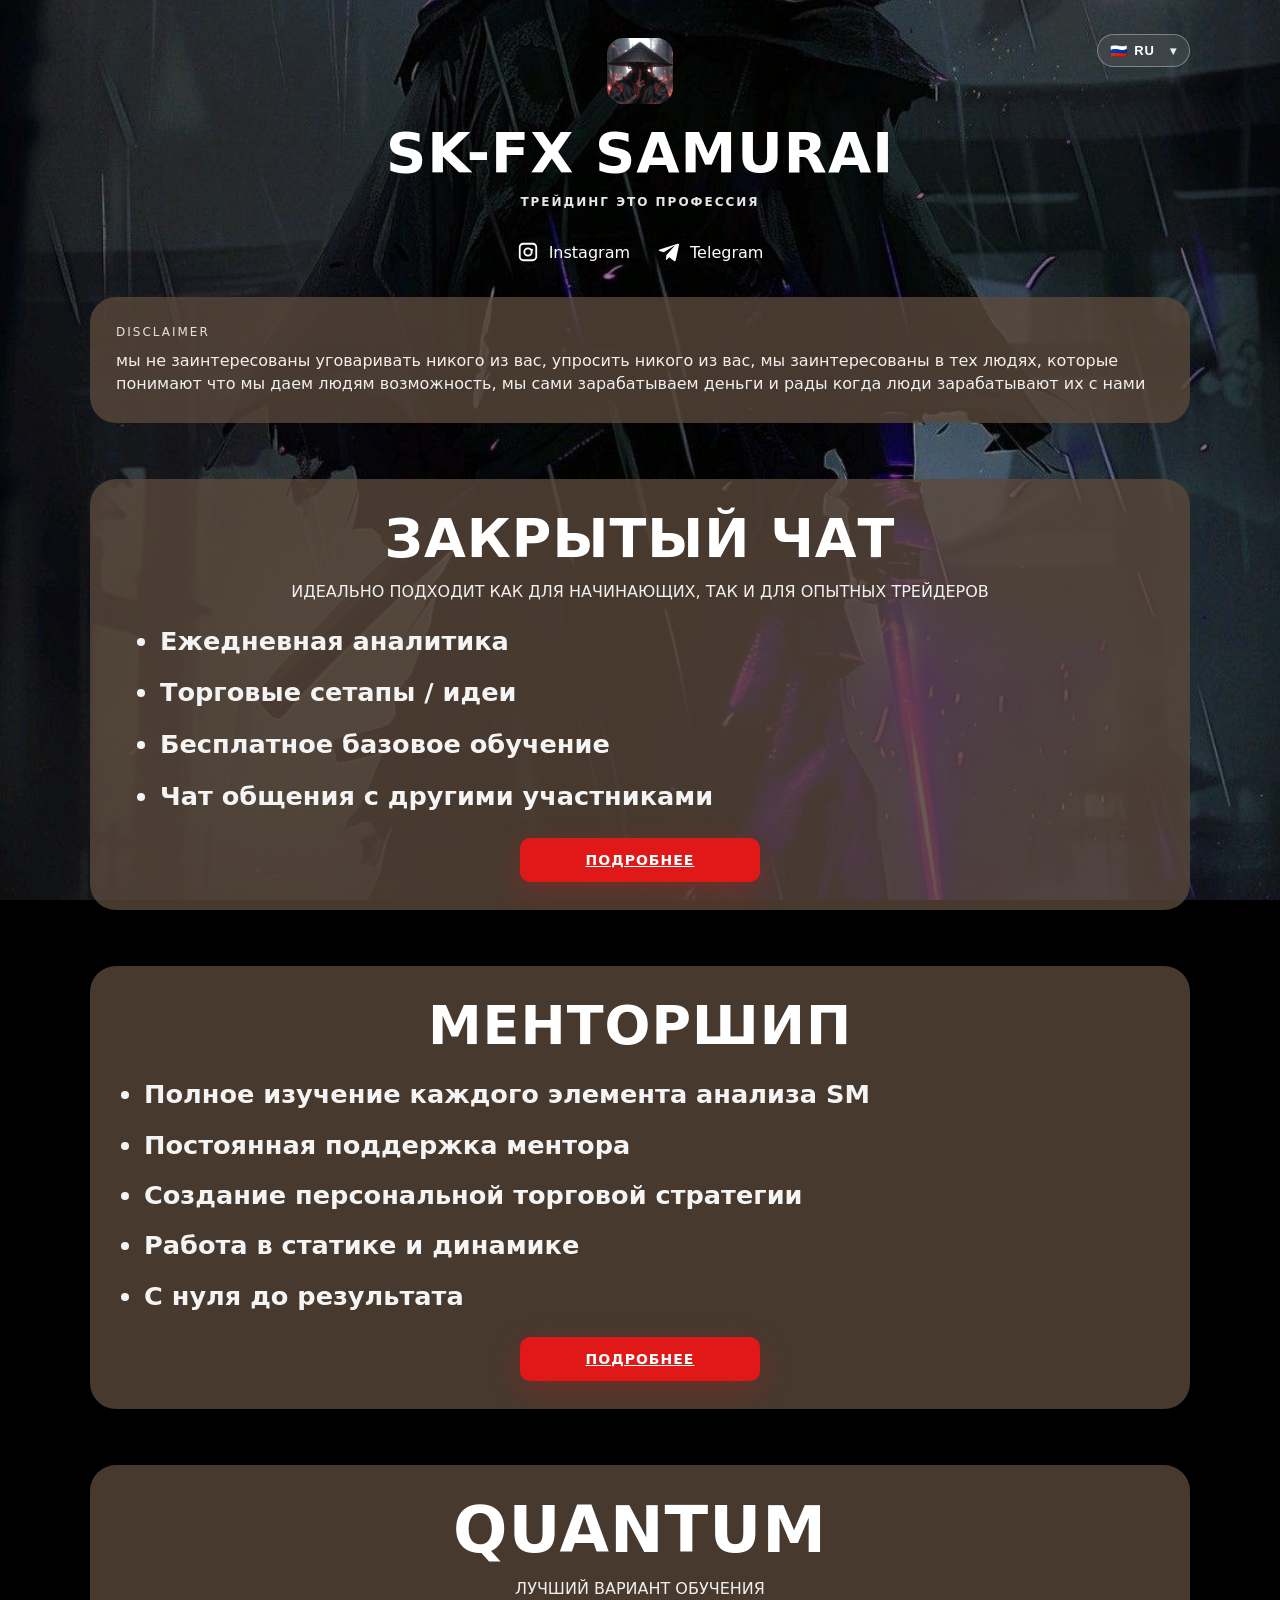
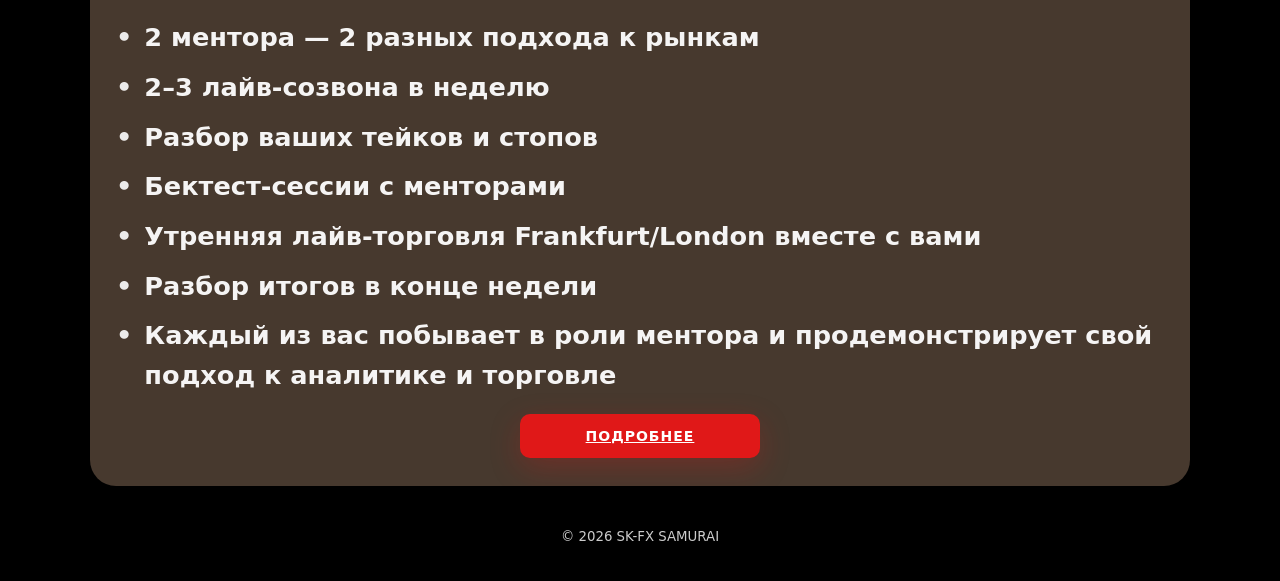
<file: index.html>
<!doctype html>
<html lang="uk">
  <head>
    <meta charset="UTF-8" />
    <meta name="viewport" content="width=device-width, initial-scale=1.0" />
    <title>SK-FX SAMURAI</title>
    <meta name="description" content="SK-FX PREDATORS — трейдинг це професія" />
    <link rel="stylesheet" href="styles.css" />
  </head>

  <body data-page="home">
    <header class="hero" id="top">
      <div class="hero__top">
        <div class="language-switcher" aria-label="Language selector">
          <div class="language-switcher__dropdown" data-lang-dropdown>
            <button class="language-switcher__trigger" type="button" aria-haspopup="true" aria-expanded="false" data-lang-trigger>
              <span class="language-switcher__current">
                <span class="language-switcher__flag" data-lang-current-flag>🇷🇺</span>
                <span class="language-switcher__current-code" data-lang-current-code>RU</span>
              </span>
              <span class="language-switcher__chevron" aria-hidden="true">▾</span>
            </button>

            <div class="language-switcher__menu" data-lang-menu hidden>
              <button class="language-option" type="button" data-lang-btn="uk">
                <span class="language-option__flag" aria-hidden="true">🇺🇦</span>
                <span class="language-option__code">UA</span>
                <span class="language-option__name">Українська</span>
              </button>

              <button class="language-option" type="button" data-lang-btn="ru">
                <span class="language-option__flag" aria-hidden="true">🇷🇺</span>
                <span class="language-option__code">RU</span>
                <span class="language-option__name">Русский</span>
              </button>

              <button class="language-option" type="button" data-lang-btn="en">
                <span class="language-option__flag" aria-hidden="true">🇬🇧</span>
                <span class="language-option__code">EN</span>
                <span class="language-option__name">English</span>
              </button>
            </div>
          </div>
        </div>

        <img class="hero__logo" src="assets/logo.jpg" alt="SK-FX logo" />
        <h1 class="hero__title">SK-FX SAMURAI</h1>
        <p class="hero__subtitle" data-i18n="home.heroSubtitle"><span style="font-weight:800">ТРЕЙДИНГ — ЦЕ ПРОФЕСІЯ</span></p>

        <nav class="hero__links hero__links--social" data-i18n-aria="common.socialAria" aria-label="Social links">
          <a class="social-link" href="https://www.instagram.com/jeys.voker?igsh=M3Z0cDBpdm1xYWZh&utm_source=qr" target="_blank" rel="noopener">
            <img src="assets/icons/instagram.svg" alt="Instagram" />
            <span data-i18n="common.instagram">Instagram</span>
          </a>

          <a class="social-link" href="https://t.me/SK_FX_SAMURAI" target="_blank" rel="noopener">
            <img src="assets/icons/telegram.svg" alt="Telegram" />
            <span data-i18n="common.telegram">Telegram</span>
          </a>
        </nav>
      </div>

      <section class="card card--disclaimer" aria-label="Disclaimer">
        <div class="card__body">
          <div class="card__kicker" data-i18n="home.disclaimerKicker">ДИСКЛЕЙМЕР</div>
          <p class="card__text" data-i18n="home.disclaimerText">
            ми не зацікавлені когось із вас вмовляти чи просити, нас цікавлять люди, які розуміють, що ми даємо можливість, ми самі заробляємо гроші й раді, коли люди заробляють їх разом із нами
          </p>
        </div>
      </section>
    </header>

    <main class="page">
      <section class="section" id="home" data-i18n-aria="home.homeAria" aria-label="Головна">
        <article class="card card--big" data-i18n-aria="home.chatAria" aria-label="Закритий чат">
          <div class="card__body card__body--center">
            <h2 class="card__title" data-i18n="home.chatTitle">ЗАКРИТИЙ ЧАТ</h2>
            <p class="card__text card__text--center" data-i18n="home.chatText">
              ІДЕАЛЬНО ПІДХОДИТЬ ЯК ДЛЯ ПОЧАТКІВЦІВ, ТАК І ДЛЯ ДОСВІДЧЕНИХ ТРЕЙДЕРІВ
            </p>

            <ul class="bullets">
              <li data-i18n="home.chatBullet1">Щоденна аналітика</li>
              <li data-i18n="home.chatBullet2">Торгові сетапи / ідеї</li>
              <li data-i18n="home.chatBullet3">Безкоштовне базове навчання</li>
              <li data-i18n="home.chatBullet4">Чат спілкування з іншими учасниками</li>
            </ul>

            <div class="cta-row">
              <a class="btn btn--primary" href="details-chat.html" data-i18n="home.details">Детальніше</a>
            </div>
          </div>
        </article>

        <article class="card card--big card--mentor" data-i18n-aria="home.mentorAria" aria-label="Менторшип">
          <div class="card__body">
            <h2 class="card__title" data-i18n="home.mentorTitle">МЕНТОРШИП</h2>

            <ul class="bullets">
              <li data-i18n="home.mentorBullet1">Повне вивчення кожного елемента аналізу SM</li>
              <li data-i18n="home.mentorBullet2">Постійна підтримка ментора</li>
              <li data-i18n="home.mentorBullet3">Створення персональної торгової стратегії</li>
              <li data-i18n="home.mentorBullet4">Робота у статиці та динаміці</li>
              <li data-i18n="home.mentorBullet5">З нуля до результату</li>
            </ul>

            <div class="cta-row cta-row--center">
              <a class="btn btn--primary" href="details-mentor.html" data-i18n="home.details">Детальніше</a>
            </div>
          </div>
        </article>

        <article class="card card--big card--quantum" data-i18n-aria="home.quantumAria" aria-label="Quantum">
          <div class="card__body">
            <h2 class="quantum__title" data-i18n="home.quantumTitle">QUANTUM</h2>
            <p class="quantum__subtitle" data-i18n="home.quantumSubtitle">НАЙКРАЩИЙ ВАРІАНТ НАВЧАННЯ</p>

            <ul class="quantum__list">
              <li data-i18n="home.quantumBullet1">2 ментори — 2 різні підходи до ринків</li>
              <li data-i18n="home.quantumBullet2">2–3 лайв-дзвінки на тиждень</li>
              <li data-i18n="home.quantumBullet3">Розбір ваших тейків і стопів</li>
              <li data-i18n="home.quantumBullet4">Бектест-сесії з менторами</li>
              <li data-i18n="home.quantumBullet5">Ранкова лайв-торгівля Frankfurt/London разом із вами</li>
              <li data-i18n="home.quantumBullet6">Розбір підсумків наприкінці тижня</li>
              <li data-i18n="home.quantumBullet7">Кожен із вас побуває в ролі ментора та продемонструє свій підхід до аналітики й торгівлі</li>
            </ul>

            <div class="quantum-cta">
              <a class="btn btn--primary" href="details-quantum.html" data-i18n="home.details">Детальніше</a>
            </div>
          </div>
        </article>
      </section>

      <footer class="footer">
        <small>© <span id="year"></span> SK-FX SAMURAI</small>
      </footer>
    </main>

    <script src="script.js"></script>
  </body>
</html>
</file>
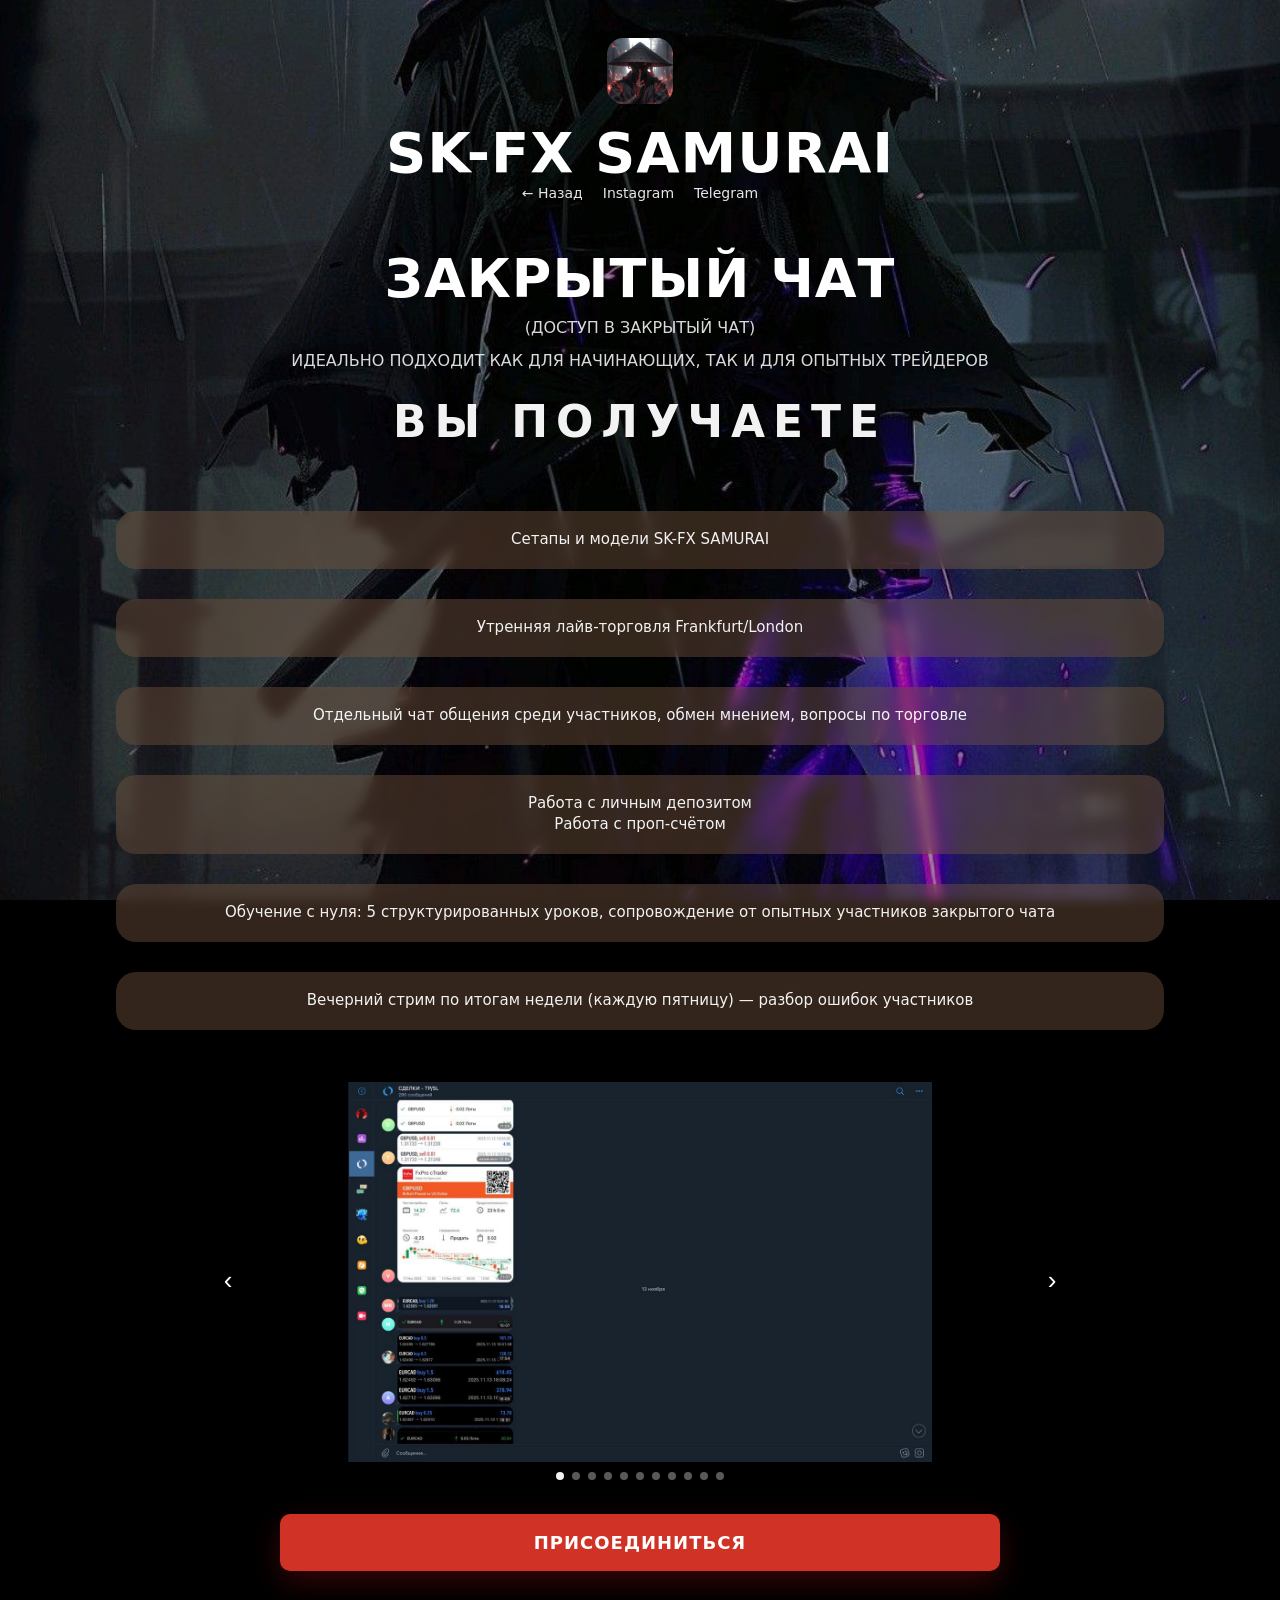
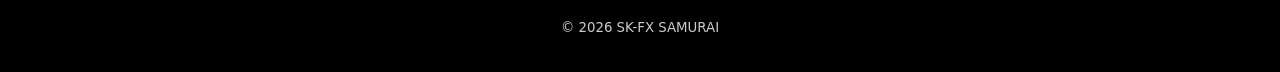
<file: details-chat.html>
<!doctype html>
<html lang="uk">
  <head>
    <meta charset="UTF-8" />
    <meta name="viewport" content="width=device-width, initial-scale=1.0" />
    <title>ЗАКРИТИЙ ЧАТ — SK-FX SAMURAI</title>
    <meta name="description" content="SK-FX PREDATORS — Закритий чат" />
    <link rel="stylesheet" href="styles.css" />
  </head>

  <body data-page="chat">
    <header class="hero" id="top">
      <div class="hero__top">
<img class="hero__logo" src="assets/logo.jpg" alt="SK-FX logo" />
        <h1 class="hero__title">SK-FX SAMURAI</h1>

        <nav class="hero__links" data-i18n-aria="common.navAria" aria-label="Navigation links">
          <a class="link" href="index.html#home" data-i18n="common.back">← Назад</a>
          <a class="link" href="https://www.instagram.com/jeys.voker?igsh=M3Z0cDBpdm1xYWZh&utm_source=qr" target="_blank" rel="noopener" data-i18n="common.instagram">Instagram</a>
          <a class="link" href="https://t.me/SK_FX_SAMURAI" target="_blank" rel="noopener" data-i18n="common.telegram">Telegram</a>
        </nav>
      </div>
    </header>

    <main class="page">
      <section class="section" data-i18n-aria="chat.sectionAria" aria-label="Деталі: Закритий чат">
        <div class="chat-intro">
          <h2 class="card__title" data-i18n="chat.title">ЗАКРИТИЙ ЧАТ</h2>
          <p class="card__text chat-intro__sub" data-i18n="chat.sub">(ДОСТУП У ЗАКРИТИЙ ЧАТ)</p>
          <p class="card__text chat-intro__desc" data-i18n="chat.desc">ІДЕАЛЬНО ПІДХОДИТЬ ЯК ДЛЯ ПОЧАТКІВЦІВ, ТАК І ДЛЯ ДОСВІДЧЕНИХ ТРЕЙДЕРІВ</p>
          <h2 class="section-label" data-i18n="chat.gets">ВИ ОТРИМУЄТЕ</h2>
        </div>

        <article class="card card--big card--transparent">
          <div class="card__body card__body--center">
            <div class="stack">
              <div class="pill" data-i18n="chat.pill1">Сетапи та моделі SK-FX SAMURAI</div>
              <div class="pill" data-i18n="chat.pill2">Ранкова лайв-торгівля Frankfurt/London</div>
              <div class="pill" data-i18n="chat.pill3">Окремий чат спілкування між учасниками, обмін думками, запитання щодо торгівлі</div>
              <div class="pill" data-i18n-html="chat.pill4">Робота з особистим депозитом<br />Робота з проп-рахунком</div>
              <div class="pill" data-i18n="chat.pill5">Навчання з нуля: 5 структурованих уроків, супровід від досвідчених учасників закритого чату</div>
              <div class="pill" data-i18n="chat.pill6">Вечірній стрим за підсумками тижня (щоп’ятниці) — розбір помилок учасників</div>
            </div>

            <div class="reviews-block reviews-block--lite">
              <div class="story story--chat" data-i18n-aria="chat.storyAria" aria-label="Закритий чат (карусель)">
                <button class="story__nav story__nav--prev" type="button" data-i18n-aria="common.prev" aria-label="Previous" data-story-prev-3>‹</button>
                <div class="story__viewport" data-story-viewport-3>
                  <div class="story__track" data-story-track-3>
                    <img class="story__slide" src="assets/reviews-chat/3.jpg" alt="Chat photo 3" />
                    <img class="story__slide" src="assets/reviews-chat/4.jpg" alt="Chat photo 4" />
                    <img class="story__slide" src="assets/reviews-chat/5.jpg" alt="Chat photo 5" />
                    <img class="story__slide" src="assets/reviews-chat/6.jpg" alt="Chat photo 6" />
                    <img class="story__slide" src="assets/reviews-chat/7.jpg" alt="Chat photo 7" />
                    <img class="story__slide" src="assets/reviews-chat/8.jpg" alt="Chat photo 8" />
                    <img class="story__slide" src="assets/reviews-chat/9.jpg" alt="Chat photo 9" />
                    <img class="story__slide" src="assets/reviews-chat/10.jpg" alt="Chat photo 10" />
                    <img class="story__slide" src="assets/reviews-chat/11.jpg" alt="Chat photo 11" />
                    <img class="story__slide" src="assets/reviews-chat/12.jpg" alt="Chat photo 12" />
                    <img class="story__slide" src="assets/reviews-chat/13.jpg" alt="Chat photo 13" />
                  </div>
                </div>
                <button class="story__nav story__nav--next" type="button" data-i18n-aria="common.next" aria-label="Next" data-story-next-3>›</button>
                <div class="story__dots" data-story-dots-3 data-i18n-aria="common.storyDots" aria-label="Story dots"></div>
              </div>
            </div>

            <div class="cta-row cta-row--split">
              <a class="btn btn--primary btn--join" href="https://t.me/RATES_AND_PAYMENT_bot" target="_blank" rel="noopener" data-i18n="common.join">ПРИЄДНАТИСЯ</a>
            </div>
          </div>
        </article>
      </section>

      <footer class="footer">
        <small>© <span id="year"></span> SK-FX SAMURAI</small>
      </footer>
    </main>

    <script src="script.js"></script>
  </body>
</html>
</file>
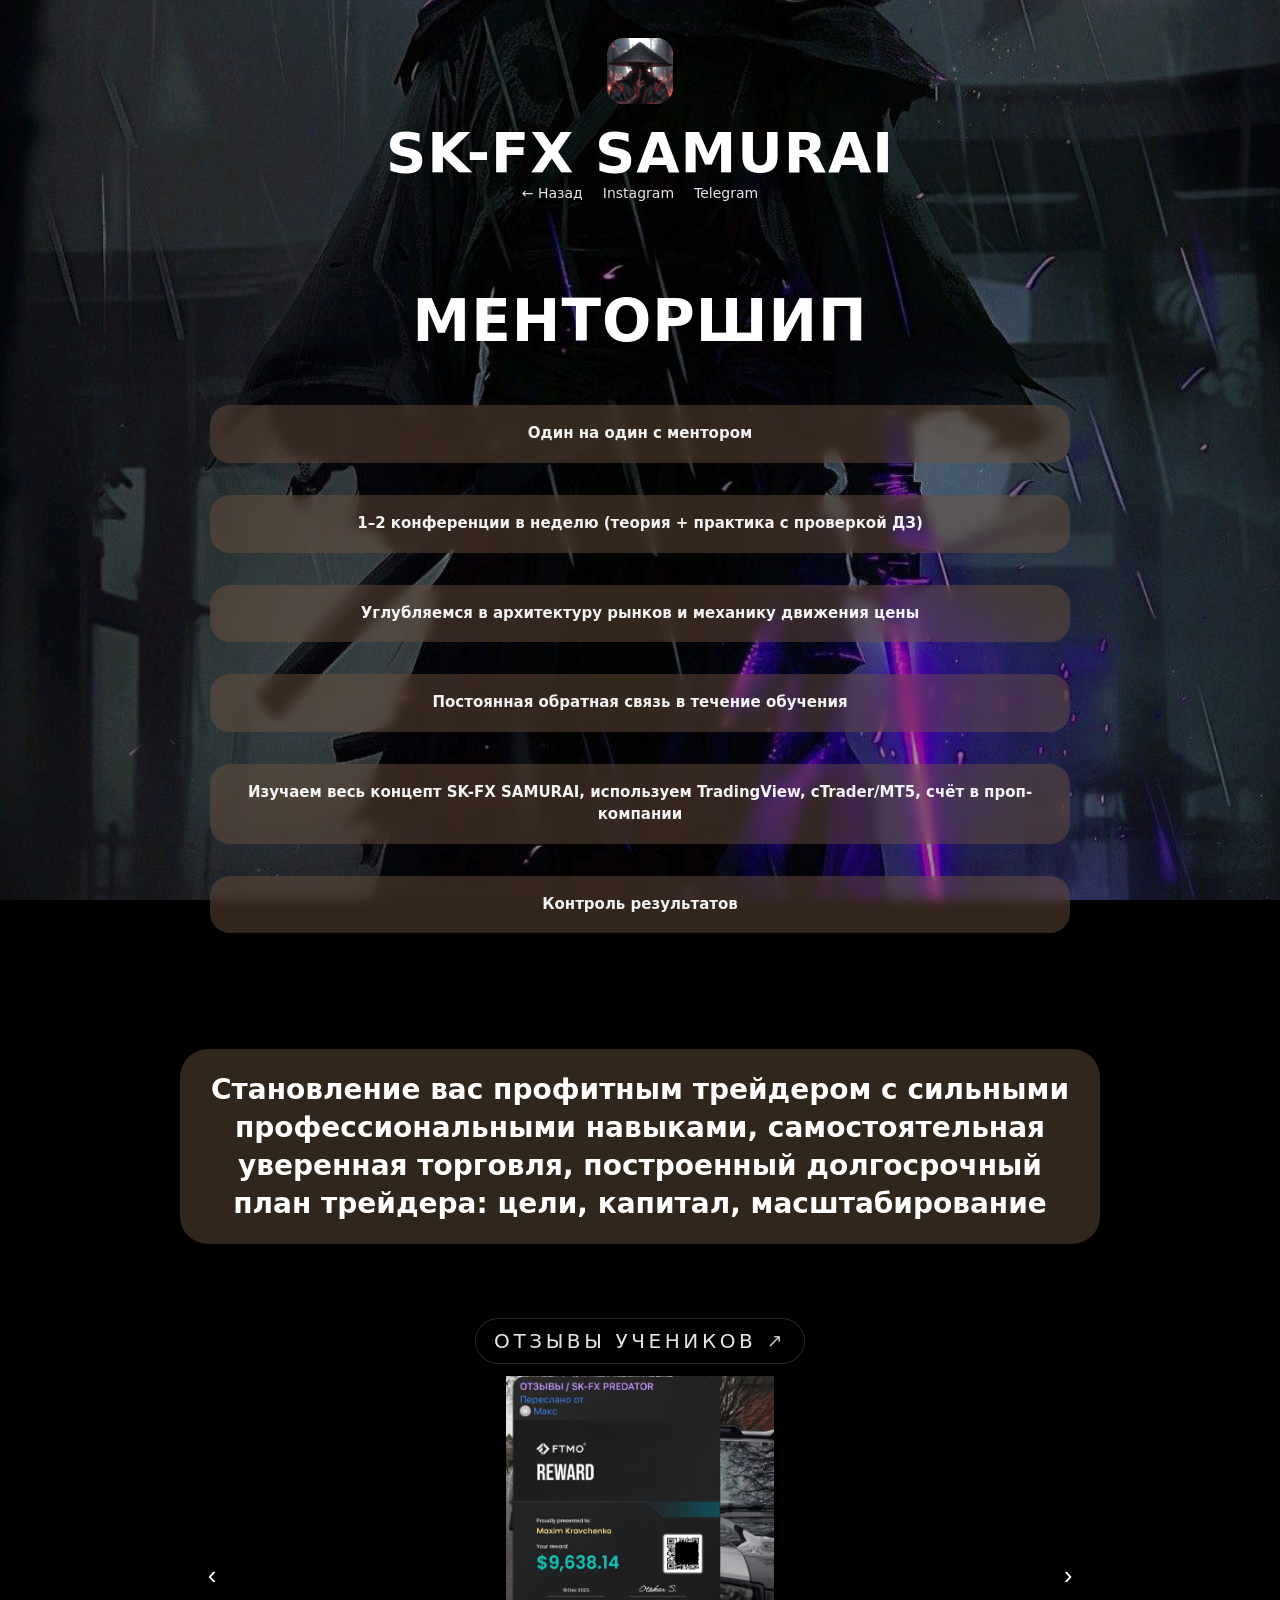
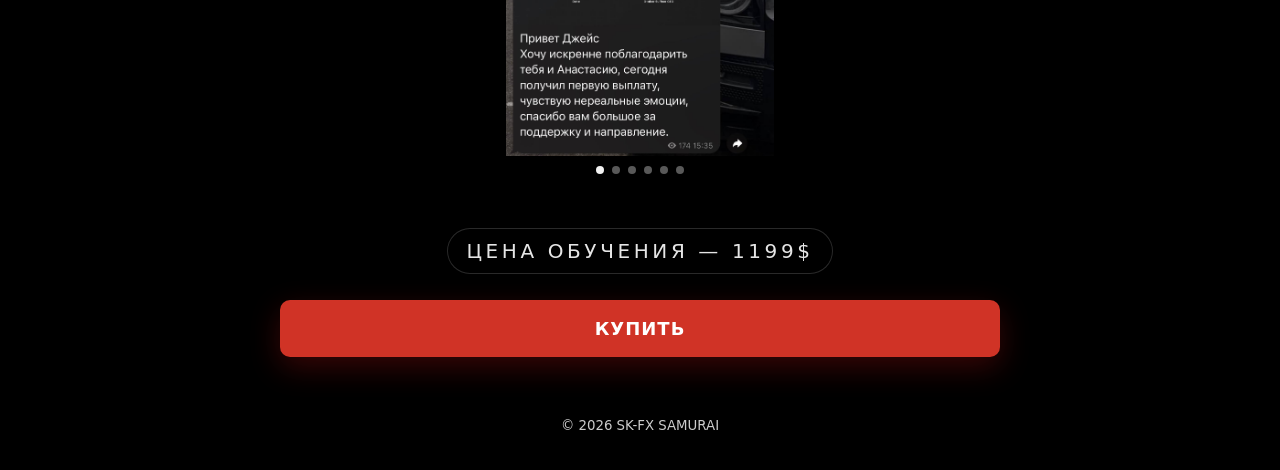
<file: details-mentor.html>
<!doctype html>
<html lang="uk">
  <head>
    <meta charset="UTF-8" />
    <meta name="viewport" content="width=device-width, initial-scale=1.0" />
    <title>МЕНТОРШИП — SK-FX SAMURAI</title>
    <meta name="description" content="SK-FX PREDATORS — Менторшип" />
    <link rel="stylesheet" href="styles.css" />
  </head>

  <body data-page="mentor">
    <header class="hero" id="top">
      <div class="hero__top">
<img class="hero__logo" src="assets/logo.jpg" alt="SK-FX logo" />
        <h1 class="hero__title">SK-FX SAMURAI</h1>

        <nav class="hero__links" data-i18n-aria="common.navAria" aria-label="Navigation links">
          <a class="link" href="index.html#home" data-i18n="common.back">← Назад</a>
          <a class="link" href="https://www.instagram.com/jeys.voker?igsh=M3Z0cDBpdm1xYWZh&utm_source=qr" target="_blank" rel="noopener" data-i18n="common.instagram">Instagram</a>
          <a class="link" href="https://t.me/SK_FX_SAMURAI" target="_blank" rel="noopener" data-i18n="common.telegram">Telegram</a>
        </nav>
      </div>
    </header>

    <main class="page">
      <section class="section" data-i18n-aria="mentor.sectionAria" aria-label="Деталі: Менторшип">
        <article class="card card--big card--transparent">
          <div class="card__body card__body--center">
            <h2 class="screen-title" data-i18n="mentor.title">МЕНТОРШИП</h2>

            <div class="stack stack--loose">
              <div class="pill pill--center pill--wide" data-i18n="mentor.pill1">Один на один із ментором</div>
              <div class="pill pill--center pill--wide" data-i18n="mentor.pill2">1–2 конференції на тиждень (теорія + практика з перевіркою ДЗ)</div>
              <div class="pill pill--center pill--wide" data-i18n="mentor.pill3">Заглиблюємося в архітектуру ринків і механіку руху ціни</div>
              <div class="pill pill--center pill--wide" data-i18n="mentor.pill4">Постійний зворотний зв’язок протягом навчання</div>
              <div class="pill pill--center pill--wide" data-i18n="mentor.pill5">Вивчаємо весь концепт SK-FX SAMURAI, використовуємо TradingView, cTrader/MT5, рахунок у проп-компанії</div>
              <div class="pill pill--center pill--wide" data-i18n="mentor.pill6">Контроль результатів</div>
            </div>

            <div class="big-block" data-i18n="mentor.bigBlock">Формування вас як прибуткового трейдера з сильними професійними навичками, самостійна впевнена торгівля, побудований довгостроковий план трейдера: цілі, капітал, масштабування</div>

            <div class="reviews-block reviews-block--plain">
              <a class="reviews-title reviews-title--link" href="https://t.me/Reviews_jeys" target="_blank" rel="noopener" data-i18n-aria="common.reviewsLinkAria" aria-label="Перейти в Telegram-канал з відгуками">
                <span data-i18n="mentor.reviewsTitle">ВІДГУКИ УЧНІВ</span>
                <span class="reviews-title__icon" aria-hidden="true">↗</span>
              </a>

              <div class="story" data-i18n-aria="mentor.storyAria" aria-label="Відгуки (карусель)">
                <button class="story__nav story__nav--prev" type="button" data-i18n-aria="common.prev" aria-label="Previous" data-story-prev>‹</button>
                <div class="story__viewport" data-story-viewport>
                  <div class="story__track" data-story-track>
                    <img class="story__slide" src="assets/reviews/1.jpg" alt="Review 1" />
                    <img class="story__slide" src="assets/reviews/2.jpg" alt="Review 2" />
                    <img class="story__slide" src="assets/reviews/3.jpg" alt="Review 3" />
                    <img class="story__slide" src="assets/reviews/4.jpg" alt="Review 4" />
                    <img class="story__slide" src="assets/reviews/5.jpg" alt="Review 5" />
                    <img class="story__slide" src="assets/reviews/6.jpg" alt="Review 6" />
                  </div>
                </div>
                <button class="story__nav story__nav--next" type="button" data-i18n-aria="common.next" aria-label="Next" data-story-next>›</button>
                <div class="story__dots" data-story-dots data-i18n-aria="common.storyDots" aria-label="Story dots"></div>
              </div>
            </div>

            <div class="purchase-panel">
              <div class="price-box" style="margin:0 auto 30px; text-align:center;">
                <a class="reviews-title reviews-title--link" target="_blank" rel="noopener">
                  <span data-i18n="mentor.price">ЦІНА НАВЧАННЯ — 1199$</span>
                </a>
              </div>

              <div class="cta-row cta-row--split">
                <a class="btn btn--primary btn--join" href="https://t.me/krismanzer" target="_blank" rel="noopener" data-i18n="common.buy">КУПИТИ</a>
              </div>
            </div>
          </div>
        </article>
      </section>

      <footer class="footer">
        <small>© <span id="year"></span> SK-FX SAMURAI</small>
      </footer>
    </main>

    <script src="script.js"></script>
  </body>
</html>
</file>
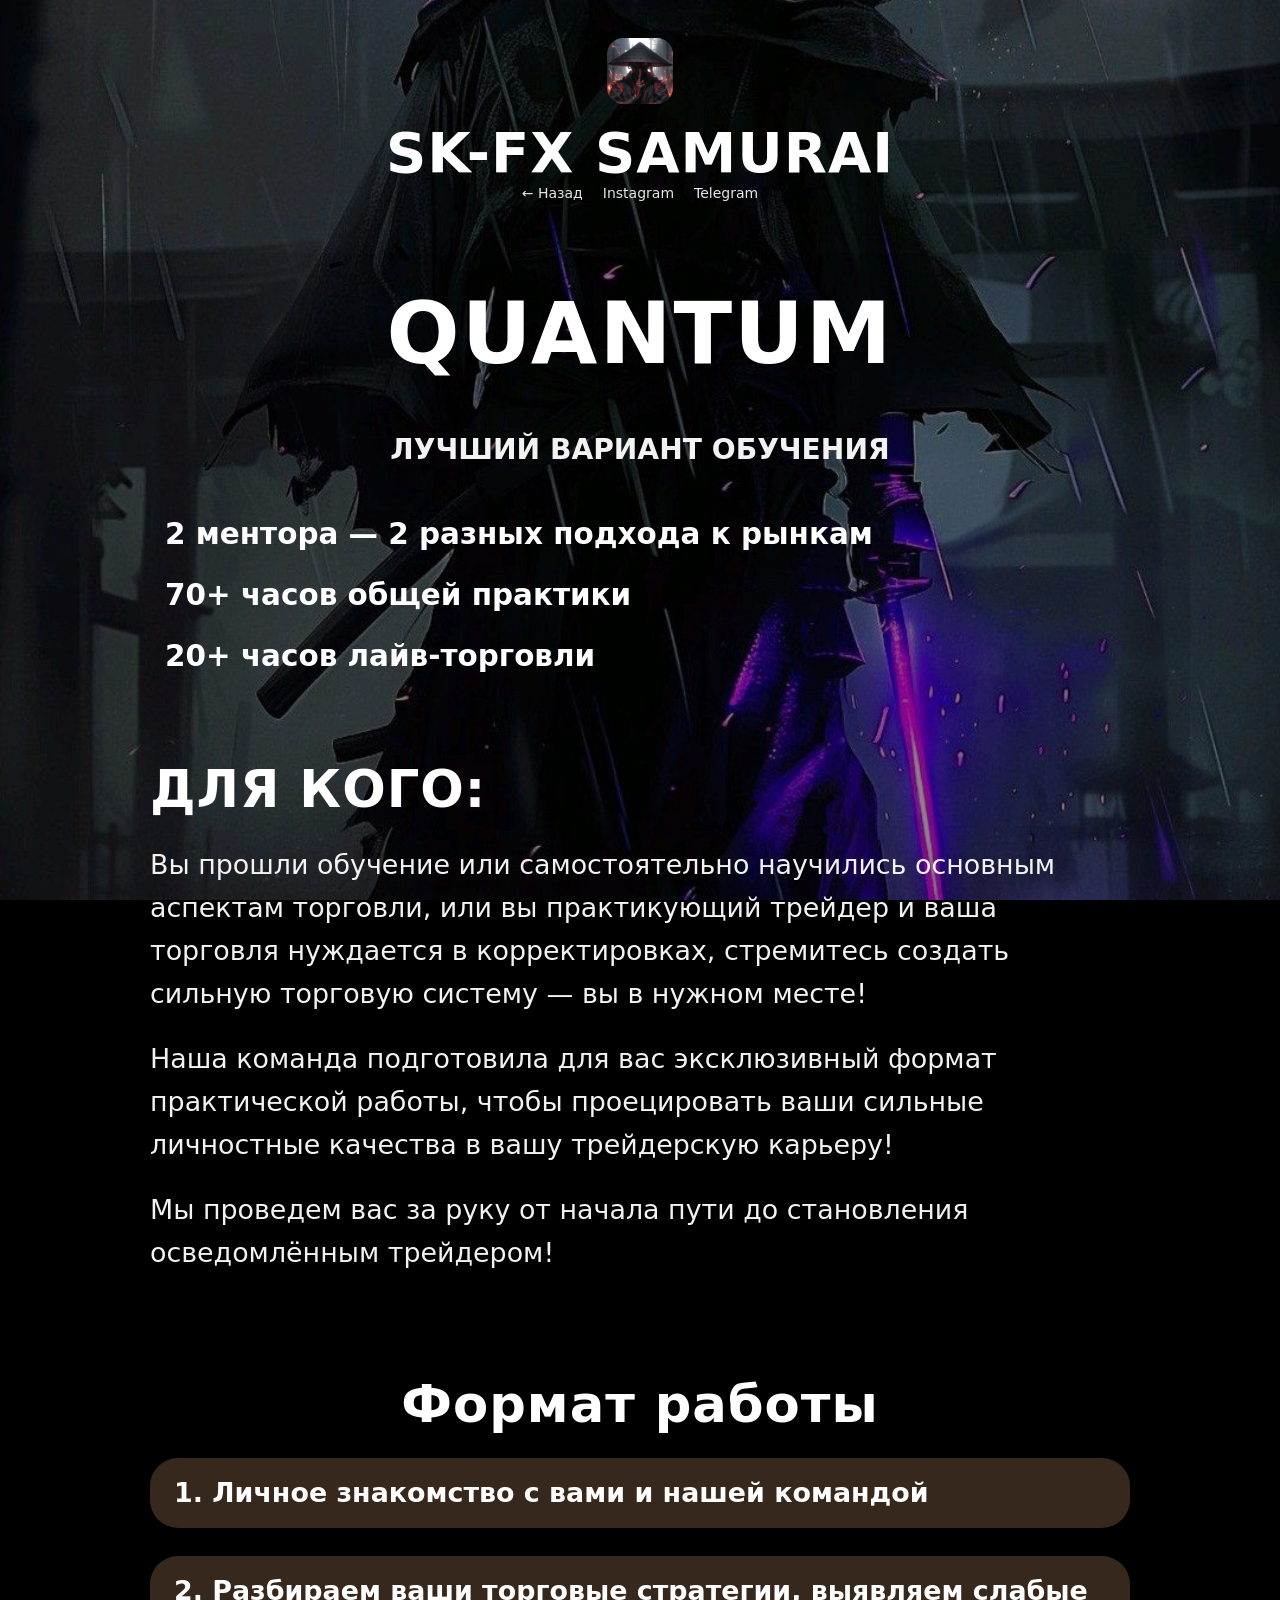
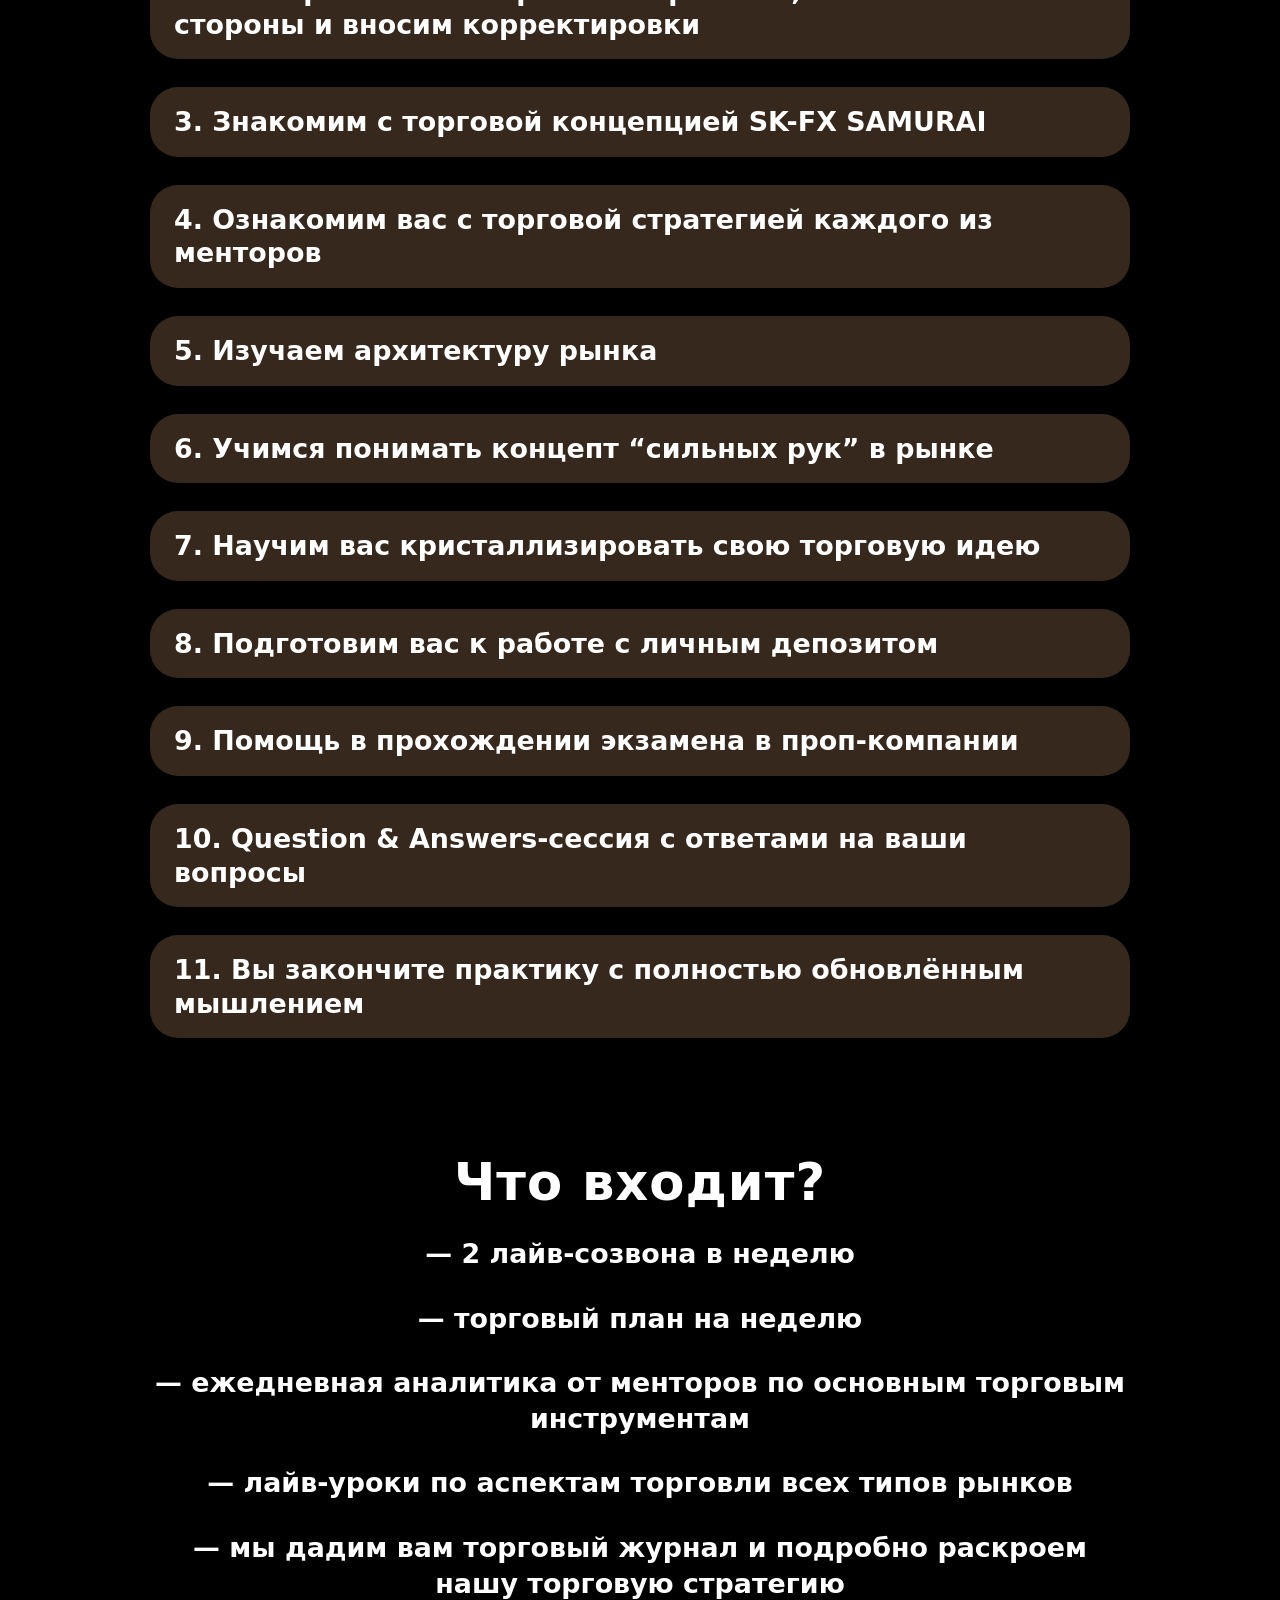
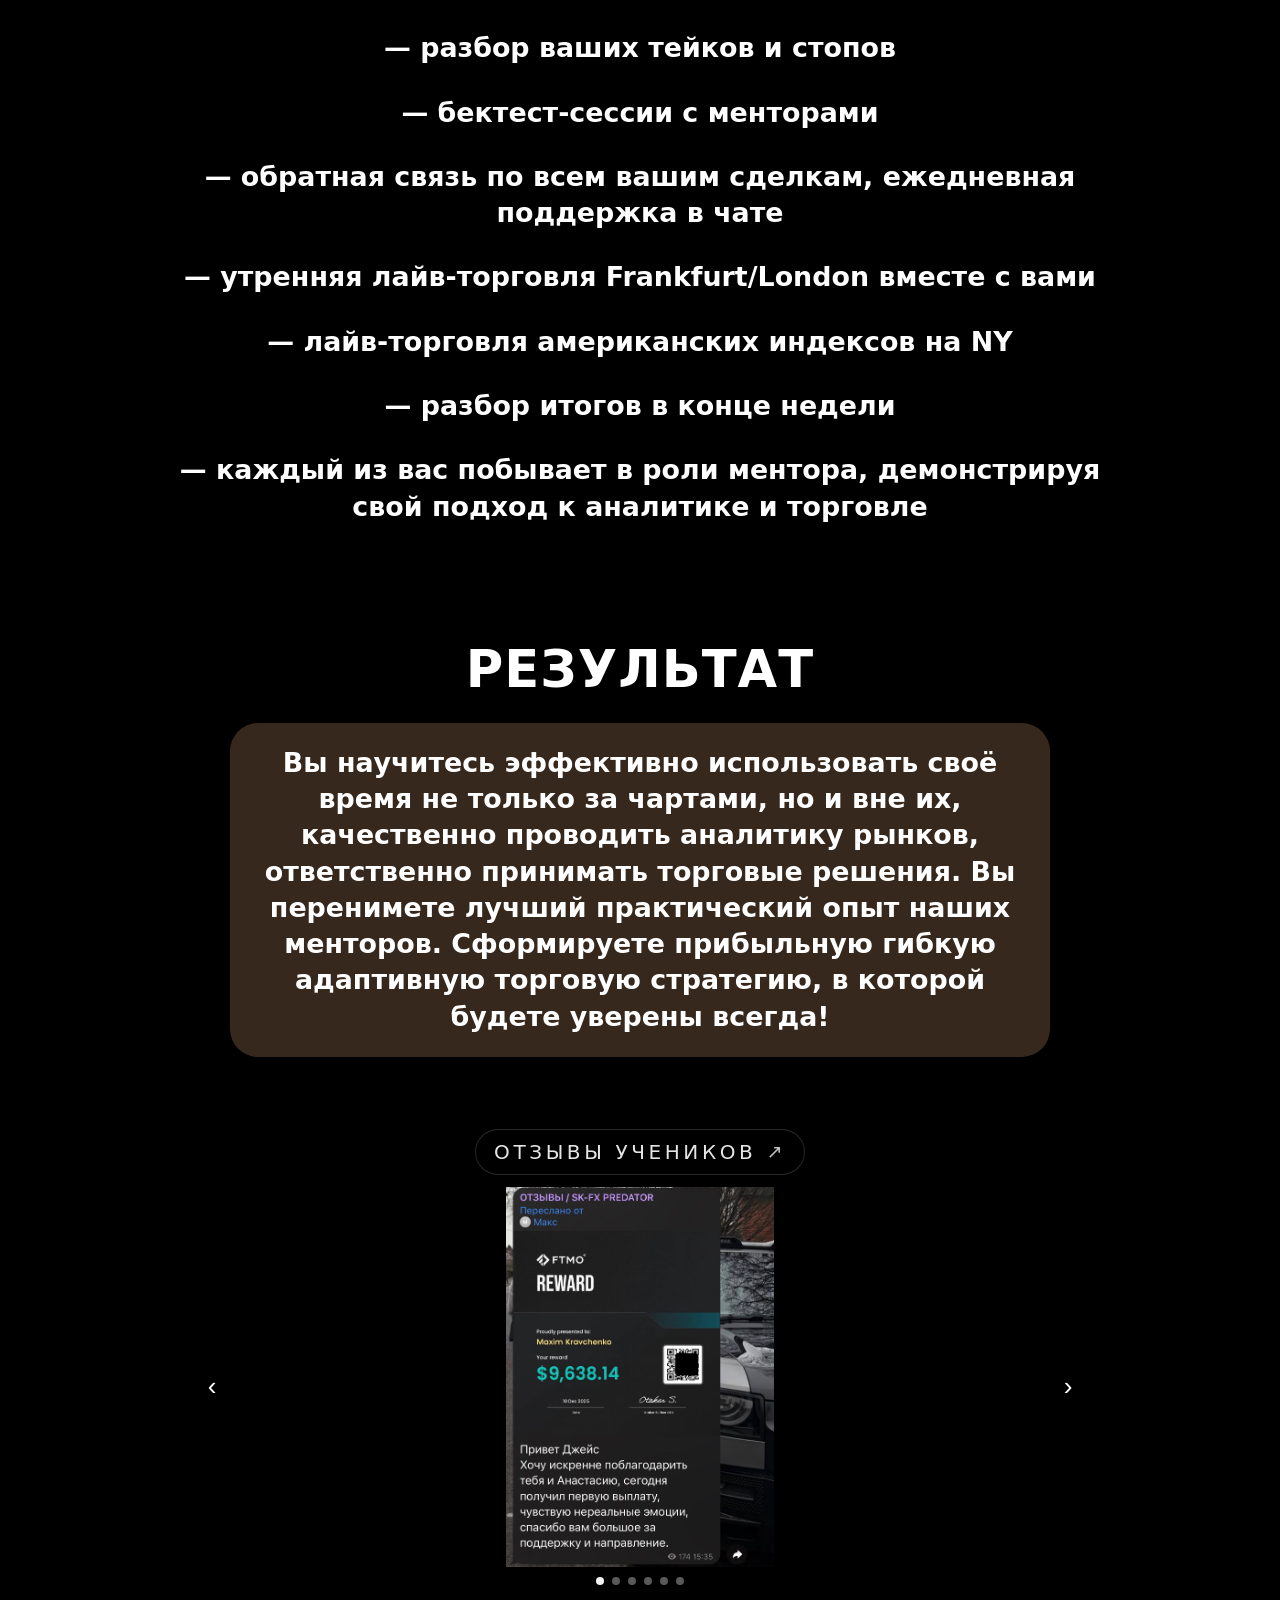
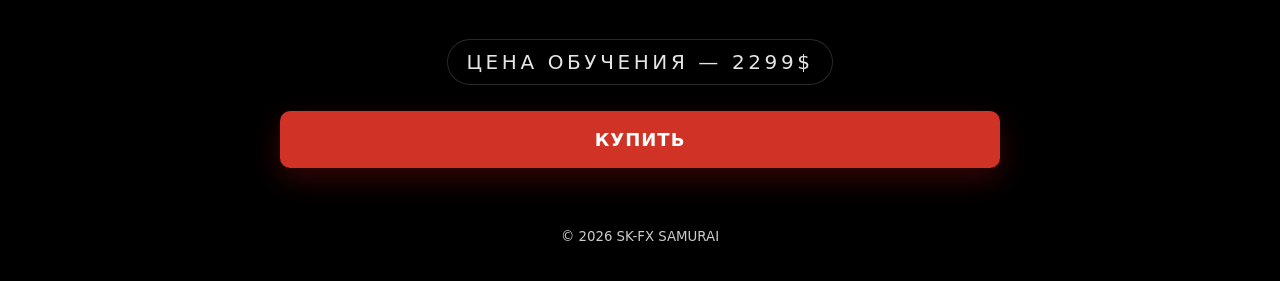
<file: details-quantum.html>
<!doctype html>
<html lang="uk">
  <head>
    <meta charset="UTF-8" />
    <meta name="viewport" content="width=device-width, initial-scale=1.0" />
    <title>QUANTUM — SK-FX SAMURAI</title>
    <meta name="description" content="SK-FX PREDATORS — Quantum" />
    <link rel="stylesheet" href="styles.css" />
  </head>

  <body data-page="quantum">
    <header class="hero" id="top">
      <div class="hero__top">
<img class="hero__logo" src="assets/logo.jpg" alt="SK-FX logo" />
        <h1 class="hero__title">SK-FX SAMURAI</h1>

        <nav class="hero__links" data-i18n-aria="common.navAria" aria-label="Navigation links">
          <a class="link" href="index.html#home" data-i18n="common.back">← Назад</a>
          <a class="link" href="https://www.instagram.com/jeys.voker?igsh=M3Z0cDBpdm1xYWZh&utm_source=qr" target="_blank" rel="noopener" data-i18n="common.instagram">Instagram</a>
          <a class="link" href="https://t.me/SK_FX_SAMURAI" target="_blank" rel="noopener" data-i18n="common.telegram">Telegram</a>
        </nav>
      </div>
    </header>

    <main class="page">
      <section class="section" data-i18n-aria="quantum.sectionAria" aria-label="Деталі: QUANTUM">
        <article class="card card--big card--details card--quantum-details">
          <div class="card__body card__body--center">
            <h2 class="screen-title screen-title--wide" data-i18n="quantum.title">QUANTUM</h2>
            <p class="quantum-top__subtitle" data-i18n="quantum.subtitle">НАЙКРАЩИЙ ВАРІАНТ НАВЧАННЯ</p>

            <div class="quantum-top__stats">
              <div data-i18n="quantum.stat1">2 ментори — 2 різні підходи до ринків</div>
              <div data-i18n="quantum.stat2">70+ годин загальної практики</div>
              <div data-i18n="quantum.stat3">20+ годин лайв-торгівлі</div>
            </div>

            <h3 class="q-head" data-i18n="quantum.forWho">ДЛЯ КОГО:</h3>
            <p class="q-paragraph" data-i18n="quantum.p1">Ви пройшли навчання або самостійно опанували основні аспекти торгівлі, або ви практикуючий трейдер і ваша торгівля потребує коригування, прагнете створити сильну торгову систему — ви в правильному місці!</p>
            <p class="q-paragraph" data-i18n="quantum.p2">Наша команда підготувала для вас ексклюзивний формат практичної роботи, щоб проєктувати ваші сильні особистісні якості у вашу трейдерську кар’єру!</p>
            <p class="q-paragraph" data-i18n="quantum.p3">Ми проведемо вас за руку від початку шляху до становлення свідомим трейдером!</p>

            <h3 class="q-head q-head--center" data-i18n="quantum.format">Формат роботи</h3>
            <div class="q-format">
              <div class="q-item" data-i18n="quantum.item1">1. Особисте знайомство з вами та нашою командою</div>
              <div class="q-item" data-i18n="quantum.item2">2. Розбираємо ваші торгові стратегії, виявляємо слабкі сторони та вносимо коригування</div>
              <div class="q-item" data-i18n="quantum.item3">3. Знайомимо з торговою концепцією SK-FX SAMURAI</div>
              <div class="q-item" data-i18n="quantum.item4">4. Ознайомимо вас із торговою стратегією кожного з менторів</div>
              <div class="q-item" data-i18n="quantum.item5">5. Вивчаємо архітектуру ринку</div>
              <div class="q-item" data-i18n="quantum.item6">6. Вчимося розуміти концепт “сильних рук” на ринку</div>
              <div class="q-item" data-i18n="quantum.item7">7. Навчимо вас кристалізувати свою торгову ідею</div>
              <div class="q-item" data-i18n="quantum.item8">8. Підготуємо вас до роботи з особистим депозитом</div>
              <div class="q-item" data-i18n="quantum.item9">9. Допомога у проходженні іспиту в проп-компанії</div>
              <div class="q-item" data-i18n="quantum.item10">10. Question & Answers-сесія з відповідями на ваші запитання</div>
              <div class="q-item" data-i18n="quantum.item11">11. Ви завершите практику з повністю оновленим мисленням</div>
            </div>

            <h3 class="q-head q-head--center q-head--big" data-i18n="quantum.includes">Що входить?</h3>
            <div class="q-includes">
              <div data-i18n="quantum.inc1">— 2 лайв-дзвінки на тиждень</div>
              <div data-i18n="quantum.inc2">— торговий план на тиждень</div>
              <div data-i18n="quantum.inc3">— щоденна аналітика від менторів щодо основних торгових інструментів</div>
              <div data-i18n="quantum.inc4">— лайв-уроки щодо аспектів торгівлі всіх типів ринків</div>
              <div data-i18n="quantum.inc5">— ми дамо вам торговий журнал і детально розкриємо нашу торгову стратегію</div>
              <div data-i18n="quantum.inc6">— розбір ваших тейків і стопів</div>
              <div data-i18n="quantum.inc7">— бектест-сесії з менторами</div>
              <div data-i18n="quantum.inc8">— зворотний зв’язок щодо всіх ваших угод, щоденна підтримка в чаті</div>
              <div data-i18n="quantum.inc9">— ранкова лайв-торгівля Frankfurt/London разом із вами</div>
              <div data-i18n="quantum.inc10">— лайв-торгівля американськими індексами на NY</div>
              <div data-i18n="quantum.inc11">— розбір підсумків наприкінці тижня</div>
              <div data-i18n="quantum.inc12">— кожен із вас побуває в ролі ментора, демонструючи свій підхід до аналітики й торгівлі</div>
            </div>

            <h3 class="q-head q-head--center screen-title--result" data-i18n="quantum.resultTitle">РЕЗУЛЬТАТ</h3>
            <div class="q-result" data-i18n="quantum.resultText">Ви навчитеся ефективно використовувати свій час не лише за чартами, а й поза ними, якісно проводити аналітику ринків, відповідально приймати торгові рішення. Ви переймете найкращий практичний досвід наших менторів. Сформуєте прибуткову гнучку адаптивну торгову стратегію, у якій будете впевнені завжди!</div>

            <div class="reviews-block reviews-block--lite reviews-block--plain">
              <a class="reviews-title reviews-title--link" href="https://t.me/Reviews_jeys" target="_blank" rel="noopener" data-i18n-aria="common.reviewsLinkAria" aria-label="Перейти в Telegram-канал з відгуками">
                <span data-i18n="quantum.reviewsTitle">ВІДГУКИ УЧНІВ</span>
                <span class="reviews-title__icon" aria-hidden="true">↗</span>
              </a>

              <div class="story story--quantum" data-i18n-aria="quantum.storyAria" aria-label="Відгуки QUANTUM (карусель)">
                <button class="story__nav story__nav--prev" type="button" data-i18n-aria="common.prev" aria-label="Previous" data-story-prev-2>‹</button>
                <div class="story__viewport" data-story-viewport-2>
                  <div class="story__track" data-story-track-2>
                    <img class="story__slide" src="assets/reviews-quantum/1.jpg" alt="Quantum review 1" />
                    <img class="story__slide" src="assets/reviews-quantum/2.jpg" alt="Quantum review 2" />
                    <img class="story__slide" src="assets/reviews-quantum/3.jpg" alt="Quantum review 3" />
                    <img class="story__slide" src="assets/reviews-quantum/4.jpg" alt="Quantum review 4" />
                    <img class="story__slide" src="assets/reviews-quantum/5.jpg" alt="Quantum review 5" />
                    <img class="story__slide" src="assets/reviews-quantum/6.jpg" alt="Quantum review 6" />
                  </div>
                </div>
                <button class="story__nav story__nav--next" type="button" data-i18n-aria="common.next" aria-label="Next" data-story-next-2>›</button>
                <div class="story__dots" data-story-dots-2 data-i18n-aria="common.storyDots" aria-label="Story dots"></div>
              </div>
            </div>

            <div class="purchase-panel">
              <div class="price-box" style="margin:0 auto 30px; text-align:center;">
                <a class="reviews-title reviews-title--link" target="_blank" rel="noopener">
                  <span data-i18n="quantum.price">ЦІНА НАВЧАННЯ — 2299$</span>
                </a>
              </div>

              <div class="cta-row cta-row--split">
                <a class="btn btn--primary btn--join" href="https://t.me/krismanzer" target="_blank" rel="noopener" data-i18n="common.buy">КУПИТИ</a>
              </div>
            </div>
          </div>
        </article>
      </section>

      <footer class="footer">
        <small>© <span id="year"></span> SK-FX SAMURAI</small>
      </footer>
    </main>

    <script src="script.js"></script>
  </body>
</html>
</file>
<file: styles.css>
/* =========================
  styles.css (UPDATED FULL)
  - Kept your existing styles
  - Added QUANTUM home card + QUANTUM details styles
  - Added cta-row--left
========================= */

/* -----------------------------
   Base
------------------------------ */
* { box-sizing: border-box; }
html, body { height: 100%; }
body {
  margin: 0;
  font-family: system-ui, -apple-system, Segoe UI, Roboto, Arial, sans-serif;
  color: #fff;
  background: #000;
  overflow-x: hidden;
}

/* Background image + dim overlay */
body::before{
  content:"";
  position: fixed;
  inset: 0;
  background: url("assets/bg.jpg") center/cover no-repeat;
  z-index: -2;
}
body::after{
  content:"";
  position: fixed;
  inset: 0;
  background: rgba(0,0,0,0.35); /* затемнення */
  z-index: -1;
}

/* -----------------------------
   Layout
------------------------------ */
.page{
  padding: 18px 16px 28px;
}

.section{
  max-width: 1100px;
  margin: 0 auto;
}

.hero{
  padding: 28px 16px 0;
}

.hero__top{
  max-width: 1100px;
  margin: 0 auto;
  text-align: center;
  padding-top: 10px;
}

.hero__logo{
  width: 66px;
  height: 66px;
  border-radius: 16px;
  object-fit: cover;
  margin-bottom: 10px;
}

.hero__title{
  margin: 6px 0 0;
  font-size: clamp(32px, 5vw, 56px);
  font-weight: 800;
  letter-spacing: 1px;
}

.hero__subtitle{
  margin: 10px 0 14px;
  opacity: 0.9;
  letter-spacing: 2px;
  font-size: 12px;
  font-weight: 800;
}

.hero__links{
  display: inline-flex;
  gap: 20px;
  justify-content: center;
  align-items: center;
  margin-bottom: 18px;
}

.link{
  color: rgba(255,255,255,0.9);
  text-decoration: none;
  font-size: 14px;
}
.link:hover{ text-decoration: underline; }

/* -----------------------------
   Cards
------------------------------ */
.card{
  background: rgba(92, 74, 60, 0.78);
  border-radius: 26px;
  overflow: hidden;
  margin: 16px auto;
}

.card--big{
  width: 100%;
  padding: 0;
}

.card__body{
  padding: 28px 26px;
}

.card__body--center{
  text-align: center;
}

.card__kicker{
  font-size: 12px;
  letter-spacing: 2px;
  opacity: 0.85;
  margin-bottom: 10px;
  text-transform: uppercase;
}

.card__title{
  margin: 0;
  font-weight: 900;
  font-size: clamp(30px, 4.6vw, 54px);
  letter-spacing: 1px;
}

.card__lead{
  margin: 10px 0 10px;
  opacity: 0.92;
}

.card__text{
  margin: 10px 0 0;
  opacity: 0.92;
  line-height: 1.45;
}

.card__text--center{
  max-width: 720px;
  margin-left: auto;
  margin-right: auto;
}

.card--disclaimer{
  max-width: 1100px;
}

.card--mentor .card__body{
  text-align: center;
}

/* -----------------------------
   Bullets (mentor card on home)
------------------------------ */
.bullets{
  list-style: none;
  padding: 0;
  margin: 18px auto 0;
  max-width: 900px;
  text-align: center;
  line-height: 1.55;
  font-size: clamp(16px, 2vw, 26px);
  font-weight: 650;
  opacity: 0.95;
}
.bullets li{
  margin: 10px 0;
}
.bullets li::before{
  content: "• ";
}

/* -----------------------------
   QUANTUM (HOME card)
------------------------------ */
.card--quantum .card__body{
  text-align: left;
}

.quantum__title{
  margin: 0;
  font-weight: 900;
  font-size: clamp(34px, 5vw, 66px);
  letter-spacing: 1px;
  text-align: center;
}


.quantum__subtitle{
  margin: 10px auto 18px;
  opacity: 0.92;
  text-align: center;
  line-height: 1.45;
}

.quantum__list{
  list-style: none;
  padding: 0;
  margin: 0;
  font-size: clamp(16px, 2vw, 26px);
  font-weight: 650;
  line-height: 1.55;
  opacity: 0.95;
}

.quantum__list li{
  margin: 10px 0;
  display: flex;
  gap: 10px;
}
.quantum__list li::before{
  content: "■";
  opacity: 0.9;
  flex: 0 0 auto;
  transform: translateY(2px);
}

/* -----------------------------
   Pills / Stack (details)
------------------------------ */
.stack{
  display: grid;
  gap: 14px;
  margin-top: 18px;
}

.stack--loose{
  gap: 16px;
}

.pill{
  background: rgba(0,0,0,0.45);
  border-radius: 22px;
  padding: 18px 18px;
  line-height: 1.35;
  text-align: center;
  opacity: 0.95;
}

.pill--wide{
  width: min(860px, 100%);
  margin: 0 auto;
  font-size: clamp(18px, 2.2vw, 26px);
  font-weight: 650;
}

.pill--center{
  text-align: center;
}

/* -----------------------------
   Big separation blocks (mentor details)
------------------------------ */
.big-block{
  width: min(920px, 100%);
  margin: 18px auto 0;
  padding: 22px 18px;
  background: rgba(0,0,0,0.45);
  border-radius: 26px;
  font-size: clamp(18px, 2.2vw, 28px);
  line-height: 1.35;
  font-weight: 650;
}

.reviews-block{
  width: min(920px, 100%);
  margin: 18px auto 0;
  padding: 18px 16px 16px;
  border-radius: 26px;
  background: rgba(0,0,0,0.18);
}


.reviews-block--plain{
  background: transparent;
  padding-left: 0;
  padding-right: 0;
}

.purchase-panel{
  width: min(920px, 100%);
  margin: 40px auto 0;
  padding: 18px 16px 16px;
  border-radius: 26px;
  background: rgba(0,0,0,0.18);
}

.purchase-panel .cta-row{
  margin-top: 0;
}

.reviews-title{
  font-size: 20px;
  letter-spacing: 1px;
  opacity: 0.9;
  margin: 6px 0 12px;
  text-transform: uppercase;
}

/* QUANTUM: make reviews title boxed like screenshot */
.reviews-title--boxed{
  display: inline-block;
  padding: 10px 16px;
  border: 2px solid rgba(255,255,255,0.8);
  border-radius: 0;
  opacity: 0.95;
}

/* QUANTUM: slightly lighter reviews area */
.reviews-block--lite{
  background: rgba(0,0,0,0.10);
}

/* -----------------------------
   Story carousel
------------------------------ */
.story{
  position: relative;
  width: 100%;
}

.story__viewport{
  width: 100%;
  overflow: hidden;
  border-radius: 18px;
  background: rgba(0,0,0,0.35);
}

.story__track{
  display: flex;
  gap: 0;
  transition: transform 300ms ease;
  will-change: transform;
}

.story__slide{
  min-width: 100%;
  height: 380px;
  object-fit: contain;
  background: rgba(0,0,0,0.55);
}

.story__nav{
  position: absolute;
  top: 50%;
  transform: translateY(-50%);
  border: 0;
  width: 44px;
  height: 44px;
  border-radius: 999px;
  background: rgba(0,0,0,0.45);
  color: #fff;
  font-size: 26px;
  cursor: pointer;
  z-index: 2;
}
.story__nav:hover{ background: rgba(0,0,0,0.6); }
.story__nav--prev{ left: 10px; }
.story__nav--next{ right: 10px; }

.story__dots{
  display: flex;
  justify-content: center;
  gap: 8px;
  margin-top: 10px;
}
.story__dot{
  width: 8px;
  height: 8px;
  border-radius: 999px;
  background: rgba(255,255,255,0.35);
}
.story__dot.is-active{
  background: rgba(255,255,255,0.95);
}

/* -----------------------------
   Buttons / CTA
------------------------------ */
.cta-row{
  display: flex;
  justify-content: center;
  margin-top: 18px;
  gap: 12px;
  flex-wrap: wrap;
}

.cta-row--center{
  justify-content: center;
}

.cta-row--split{
  justify-content: center;
  gap: 14px;
}

/* NEW: left aligned CTA row (Quantum home screenshot button on left) */
.cta-row--left{
  justify-content: flex-start;
}

.btn{
  appearance: none;
  border: 0;
  cursor: pointer;
  padding: 14px 22px;
  border-radius: 10px;
  font-weight: 800;
  letter-spacing: 1px;
  text-transform: uppercase;
  font-size: 14px;
}

.btn--primary{
  background: #e01818;
  color: #fff;
  min-width: 240px;
  box-shadow: 0 10px 30px rgba(224, 24, 24, 0.25);
}
.btn--primary:hover{ filter: brightness(1.05); }

.btn--join{
  background: #d03326;
  color: #fff;
  text-decoration: none;
  display: inline-flex;
  align-items: center;
  justify-content: center;
  min-width: min(720px, 92vw);
  padding: 18px 22px;
  border-radius: 10px;
  font-size: 18px;
}

.btn--ghost{
  background: rgba(0,0,0,0.45);
  color: rgba(255,255,255,0.95);
  min-width: 160px;
  padding: 18px 22px;
  border-radius: 22px;
}

.btn[disabled]{
  opacity: 0.5;
  cursor: not-allowed;
  filter: grayscale(0.4);
}

/* -----------------------------
   Titles inside details (mobile-like)
------------------------------ */
.screen-title{
  margin: 6px 0 10px;
  font-size: clamp(34px, 5vw, 58px);
  font-weight: 900;
  letter-spacing: 1px;
}

/* QUANTUM: bigger/wider title like screenshot */
.screen-title--wide{
  font-size: clamp(44px, 7vw, 86px);
  letter-spacing: 2px;
  margin-top: 2px;
}

.screen-title--result{
  font-size: clamp(36px, 6vw, 78px);
  letter-spacing: 2px;
  margin-top: 26px;
}

/* -----------------------------
   QUANTUM DETAILS
------------------------------ */
.card--quantum-details{
  background: rgba(0,0,0,0.10); /* closer to screenshot "text on bg" */
}

.quantum-top__subtitle{
  margin: 0 0 16px;
  font-size: clamp(18px, 2.2vw, 30px);
  font-weight: 650;
  opacity: 0.95;
}

.quantum-top__stats{
  width: min(980px, 100%);
  margin: 0 auto 26px;
  display: grid;
  gap: 14px;
  font-size: clamp(18px, 2.3vw, 30px);
  font-weight: 650;
  line-height: 1.25;
}

.q-head{
  width: min(980px, 100%);
  margin: 22px auto 10px;
  text-align: left;
  font-size: clamp(28px, 4vw, 56px);
  font-weight: 900;
  letter-spacing: 1px;
}

.q-head--center{
  text-align: center;
}

.q-head--big{
  margin-top: 28px;
}

.q-paragraph{
  width: min(980px, 100%);
  margin: 0 auto 18px;
  text-align: left;
  font-size: clamp(18px, 2.1vw, 28px);
  line-height: 1.35;
  opacity: 0.95;
}

.q-format{
  width: min(980px, 100%);
  margin: 12px auto 24px;
  display: grid;
  gap: 14px;
}

.q-item{
  background: rgba(92, 74, 60, 0.78);
  border-radius: 22px;
  padding: 18px 18px;
  font-size: clamp(18px, 2.1vw, 28px);
  font-weight: 650;
  line-height: 1.25;
  text-align: left;
}

.q-includes{
  width: min(980px, 100%);
  margin: 0 auto 22px;
  display: grid;
  gap: 14px;
  font-size: clamp(18px, 2.1vw, 28px);
  font-weight: 650;
  line-height: 1.35;
  text-align: center; /* screenshot is centered */
}

.q-result{
  width: min(820px, 100%);
  margin: 8px auto 8px;
  background: rgba(92, 74, 60, 0.78);
  border-radius: 26px;
  padding: 22px 20px;
  font-size: clamp(18px, 2.1vw, 28px);
  font-weight: 650;
  line-height: 1.35;
  text-align: center;
}

/* -----------------------------
   Footer
------------------------------ */
.footer{
  text-align: center;
  opacity: 0.8;
  margin-top: 18px;
  padding-bottom: 8px;
}

/* -----------------------------
   Helpers
------------------------------ */
.is-hidden{ display: none !important; }

/* Spacing between cards so they do not overlap visually */
#home .card{
  margin: 22px auto;
}

/* Responsive tweaks */
@media (max-width: 560px){
  .card__body{ padding: 22px 18px; }
  .btn--primary{ min-width: 210px; }
  .story__slide{ height: 320px; }
  .q-item{ text-align: left; }
  .quantum__list li{ align-items: flex-start; }
}

.card--quantum .quantum-cta{
  display: flex;
  justify-content: center;
  margin-top: 18px;
}

/* Center text inside the QUANTUM "Подробнее" button */
.card--quantum a.btn{
  display: flex;
  align-items: center;
  justify-content: center;
  text-align: center;
  padding-left: 0;   /* прибираємо можливий зсув */
  padding-right: 0;  /* прибираємо можливий зсув */
}

.hero__links--social{
  display: flex;
  gap: 28px;
  justify-content: center;
  margin-top: 18px;
}

.social-link{
  display: flex;
  align-items: center;
  gap: 10px;
  color: #fff;
  text-decoration: none;
  font-weight: 500;
  transition: opacity .2s ease, transform .2s ease;
}

.social-link img{
  width: 22px;
  height: 22px;
  display: block;
}

.social-link:hover{
  opacity: 0.8;
  transform: translateY(-1px);
}

/* Clickable "ОТЗЫВЫ УЧЕНИКОВ" title */
.reviews-title--link{
  display: inline-flex;
  align-items: center;
  justify-content: center;
  gap: 10px;

  text-decoration: none;
  color: #fff;

  padding: 10px 18px;
  border-radius: 999px;

  /* glass + subtle border */
  background: rgba(0,0,0,.30);
  border: 1px solid rgba(255,255,255,.18);
  backdrop-filter: blur(10px);

  letter-spacing: .18em;
  text-transform: uppercase;

  transition: transform .18s ease, opacity .18s ease, border-color .18s ease, background .18s ease;
}

.reviews-title__icon{
  font-size: 0.95em;
  opacity: .85;
  transform: translateY(-1px);
}

.reviews-title--link:hover{
  transform: translateY(-1px);
  border-color: rgba(255,255,255,.35);
  background: rgba(0,0,0,.40);
}

.reviews-title--link:active{
  transform: translateY(0px);
  opacity: .92;
}

.reviews-title--link:focus-visible{
  outline: 2px solid rgba(255,255,255,.55);
  outline-offset: 4px;
}

/* MENTORSHIP: bullets left, while the card can stay centered */
.card--mentor .bullets{
  text-align: left;        /* головне */
  max-width: 720px;        /* щоб не тягнулося на всю ширину */
  margin: 18px auto 22px;  /* сам список по центру карточки */
  padding-left: 28px;      /* відступ під маркери */
}

/* якщо в тебе глобально li центряться або мають margin-auto */
.card--mentor .bullets li{
  text-align: left;
  margin: 0 0 12px 0;
  line-height: 1.5;
}

/* MENTORSHIP: real left bullets (no centered-looking text) */
.card--mentor .bullets{
  list-style: disc;              /* повертаємо нормальні маркери */
  list-style-position: outside;
  text-align: left;
  max-width: 820px;              /* трохи ширше, щоб не ламало рядки дивно */
  margin: 18px auto 22px;
  padding-left: 44px;            /* відступ під маркер + текст */
}

/* прибираємо штучну крапку "• " саме в mentor */
.card--mentor .bullets li::before{
  content: none !important;
}

.card--mentor .bullets li{
  margin: 10px 0;
  text-align: left;
}

.card--mentor .bullets{
  list-style: none;
  padding: 0;

  /* 🔥 головне тут */
  margin: 18px 0 22px;     /* було auto → тепер притиснуто вліво */
  max-width: 820px;

  text-align: left;
}

/* =========================
   MENTORSHIP: left list with bullets
========================= */
.card--mentor .bullets{
  list-style: disc;            /* ← повертаємо кружечки */
  list-style-position: outside;

  margin: 18px 0 22px;         /* ← притискаємо список вліво */
  padding-left: 28px;          /* ← місце під кружечки */

  max-width: 820px;
  text-align: left;
}

.card--mentor .bullets li{
  margin: 12px 0;
  text-align: left;
}

/* =========================
   CLOSED CHAT: bullets left only
========================= */
.card:not(.card--mentor):not(.card--quantum) .bullets{
  list-style: disc;
  list-style-position: outside;

  text-align: left;
  max-width: 820px;

  margin: 22px auto 26px;
  padding-left: 44px; /* відступ під кружечки */
}

.card:not(.card--mentor):not(.card--quantum) .bullets li{
  margin: 12px 0;
  text-align: left;
}

/* прибираємо штучні • якщо десь ще лишились */
.card:not(.card--mentor):not(.card--quantum) .bullets li::before{
  content: none !important;
}

/* CLOSED CHAT: bullets like mentor (left edge), but keep title/subtitle centered */
#home > .card:not(.card--mentor):not(.card--quantum) .bullets{
  list-style: disc;
  list-style-position: outside;

  text-align: left;
  max-width: none;        /* не обмежуємо ширину */
  width: 100%;            /* займає всю ширину карточки */

  margin: 22px 0 26px;    /* ВАЖЛИВО: без auto, щоб не центрувало */
  padding-left: 44px;     /* кружечки + відступ (як у mentor) */
}

/* прибираємо кастомний "• " (якщо десь лишився) */
#home > .card:not(.card--mentor):not(.card--quantum) .bullets li::before{
  content: none !important;
}

#home > .card:not(.card--mentor):not(.card--quantum) .bullets li{
  margin: 12px 0;
  text-align: left;
}

/* ===== FIX: "Закрытый чат" bullets як у "Менторшип" ===== */

/* 1) лишаємо заголовок/підзаголовок по центру */
#home .card.card--big:first-of-type .card__body--center{
  text-align: center;
}

/* 2) список зсуваємо вліво і робимо як у mentor */
#home .card.card--big:first-of-type .card__body--center .bullets{
  list-style: disc !important;
  list-style-position: outside;

  text-align: left !important;

  /* головне: прибираємо "центрування списку" */
  margin: 18px 0 22px !important;     /* БЕЗ auto */
  max-width: 820px !important;        /* як у mentor (можеш 720/820) */
  padding-left: 44px !important;      /* як у mentor */

  /* якщо десь є align/justify */
  display: block !important;
}

/* 3) прибираємо ваш кастомний маркер "• " (бо тепер нормальні кружечки) */
#home .card.card--big:first-of-type .card__body--center .bullets li::before{
  content: none !important;
}

/* 4) на всякий — текст кожного пункту точно зліва */
#home .card.card--big:first-of-type .card__body--center .bullets li{
  text-align: left !important;
}

/* QUANTUM: зробити маркери кружечками як у інших */
.quantum__list li::before{
  content: "•" !important;   /* було "■" */
  opacity: 0.95;
  transform: translateY(0);  /* щоб не було зсуву */
}

/* опційно: трохи нормальніший відступ між кружечком і текстом */
.quantum__list li{
  gap: 12px;
}

/* ===============================
   CHAT CARD — FORCE LEFT CONTENT
   (mobile friendly, like mentorship)
================================ */

/* прибираємо центр для тексту КРІМ заголовків */
.card[aria-label="Закритий чат"] .card__body{
  text-align: left;
}

/* заголовок і підзаголовок лишаємо по центру */
.card[aria-label="Закритий чат"] .card__title,
.card[aria-label="Закритий чат"] .card__text{
  text-align: center;
}

/* список — реально зліва */
.card[aria-label="Закритий чат"] .bullets{
  list-style: disc;
  list-style-position: outside;

  max-width: 100%;
  margin: 22px 0 26px;     /* ❗ без auto */
  padding-left: 48px;      /* ❗ сильний зсув вліво */

  text-align: left;
}

/* текст пунктів */
.card[aria-label="Закритий чат"] .bullets li{
  margin: 14px 0;
  font-size: clamp(16px, 4.2vw, 22px);
  line-height: 1.45;
}

/* на мобільному ще сильніше вліво */
@media (max-width: 560px){
  .card[aria-label="Закритий чат"] .bullets{
    padding-left: 36px;
  }
}

/* CHAT: subtitle center aligned */
.card[aria-label="Закритий чат"] .card__text{
  text-align: center;
  margin-left: auto;
  margin-right: auto;
}

/* CHAT: center alignment on mobile */
@media (max-width: 560px){
  .card[aria-label="Закритий чат"] .card__text{
    margin-left: auto;
    margin-right: auto;
    text-align: center;
  }

  .card[aria-label="Закритий чат"] .bullets{
    margin-left: 12px;   /* щоб subtitle і список були в одній лінії */
  }
}

.section-label{
  text-align: center;
  font-size: clamp(18px, 3vw, 23px);
  font-weight: 700;
  letter-spacing: 0.08em; /* ⬅️ вужче, як у заголовків */
  text-transform: uppercase;
  opacity: 0.9;
  margin: 24px 0 20px;
  position: relative;
}

.section-label::after{
  content: "";
  display: block;
  width: 90px;
  height: 1px;
  background: rgba(255,255,255,0.35);
  margin: 10px auto 0;
}

.chat-intro {
  text-align: center;
  margin-bottom: 32px;
}

.chat-intro .card__text {
  opacity: 0.85;
}

.chat-benefits {
  background: rgba(60, 45, 35, 0.85);
  border-radius: 24px;
  padding: 24px;
}

/* DETAILS-CHAT: top area without brown card */
.chat-intro{
  max-width: 1100px;
  margin: 0 auto 18px;
  padding: 10px 16px 0;
  text-align: center;
}

.chat-intro__sub{
  margin: 6px 0 0;
  opacity: 0.9;
}

.chat-intro__desc{
  margin: 10px 0 0;
  opacity: 0.85;
}

/* "ВЫ ПОЛУЧАЕТЕ" look */
.section-label{
  margin: 24px 0 10px;
  font-weight: 800;
  letter-spacing: .18em; /* якщо завелике — зменш до .10em */
  text-transform: uppercase;
  opacity: 0.95;
  font-size: clamp(22px, 4vw, 44px);
}

.section-label__line{
  width: 220px;
  height: 2px;
  background: rgba(255,255,255,0.35);
  margin: 0 auto;
  border-radius: 2px;
}

/* brown card starts AFTER the label */
.card--chat-body{
  margin-top: 14px;
}

/* REMOVE LINE UNDER "ВЫ ПОЛУЧАЕТЕ" */
.section-label::after,
.section-label::before {
  content: none !important;
  display: none !important;
}

/* ================================
   Transparent cards (Chat & Mentorship)
================================ */

.card--transparent {
  background: transparent !important;
  box-shadow: none !important;
}

/* ================================
   Pills — brown background blocks
   (Chat & Mentorship)
================================ */

.pill {
  background: rgba(120, 90, 65, 0.45); /* коричневий фон */
  color: #ffffff;

  border-radius: 20px;
  padding: 18px 26px;
  margin-bottom: 16px;

  text-align: center;
  font-size: 15px;
  line-height: 1.45;

  backdrop-filter: blur(6px);
  -webkit-backdrop-filter: blur(6px);
}

/* Мобільна адаптація */
@media (max-width: 600px) {
  .pill {
    font-size: 14px;
    padding: 16px 18px;
    border-radius: 18px;
  }
}

/* =========================
   QUANTUM — same brown as Chat & Mentorship
   ========================= */

/* Формат работы */
.card--quantum-details .q-item {
  background: rgba(120, 90, 65, 0.45); /* коричневий фон */
  border-radius: 28px;
  padding: 18px 24px;
  margin-bottom: 14px;
}

/* Что входит */
.card--quantum-details .q-includes > div {
  background: rgba(120, 90, 65, 0.45); /* коричневий фон */
  border-radius: 28px;
  padding: 18px 24px;
  margin-bottom: 14px;
}

/* Результат */
.card--quantum-details .q-result {
  background: rgba(120, 90, 65, 0.45); /* коричневий фон */
  border-radius: 28px;
  padding: 22px 26px;
}

/* Mentor — make big-block same brown as pills */
.card--transparent .big-block {
  background: rgba(110, 85, 60, 0.45); /* той самий коричневий */
  border-radius: 28px;
  padding: 22px 26px;
  color: #fff;
  text-align: center;
}

/* Force reviews button text to stay in one line */
.reviews-title {
  white-space: nowrap;
}

@media (max-width: 480px) {
  .reviews-title {
    font-size: 14px;
    letter-spacing: 0.04em;
  }
}

.big-block {
  margin-top: 100px;    /* відступ від верхніх фраз */
  margin-bottom: 50px; /* відступ до відгуків */
}

.screen-title {
  margin-bottom: 50px;
}

.quantum-top__subtitle {
  margin-top: 6px;   /* було більше */
  margin-bottom: 50px;
}

.quantum-top__stats {
  text-align: left;
  align-items: flex-start;
  max-width: 950px;
  margin: 0 auto 40px auto; /* по центру блок, але текст зліва */
}

.quantum-top__stats div {
  margin-bottom: 10px;
}

.q-head {
  margin-bottom: 24px;
}

.q-paragraph {
  margin-bottom: 22px;
  line-height: 1.6;
}

.q-head--center {
  margin-top: 100px;   /* головний відступ */
}

/* QUANTUM — убрать коричневый фон только в блоке "Что входит ?" */
.q-includes > div {
  background: transparent !important;
  box-shadow: none !important;
  border-radius: 0 !important;
  padding: 0 !important;
}

/* QUANTUM — отступ между результатом и кнопкой "Отзывы учеников" */
.q-result {
  margin-bottom: 48px;
}

/* QUANTUM — отступ между статистикой и блоком "ДЛЯ КОГО" */
.quantum-top__stats {
  margin-bottom: 75px;
}

/* Відстань МІЖ трьома карточками на головній */
#home {
  display: flex;
  flex-direction: column;
  gap: 12px; /* змінюй як треба: 60/80/100/120 */
}
/* FIXES */
.details-quantum .reviews-block{background: transparent !important;padding:0 !important;}
.details-quantum .story__viewport,
.details-quantum .story__slide{
  background: transparent !important;
}
.details-quantum .story{
  background: transparent !important;
}
.purchase-panel{
  margin-top:20px !important;
  padding-top:12px !important;
  padding-bottom:12px !important;
}
.purchase-panel .price-box{
  margin:0 auto 14px !important;
}
.purchase-panel .cta-row{
  margin-top:0 !important;
}


/* -----------------------------
   Language switcher
------------------------------ */
.language-switcher{
  display: inline-flex;
  flex-direction: column;
  gap: 10px;
  align-items: center;
  margin-bottom: 18px;
  width: 100%;
}

.language-switcher--inner{
  margin-bottom: 14px;
}

.language-switcher__label{
  font-size: 12px;
  letter-spacing: 1.5px;
  text-transform: uppercase;
  opacity: 0.92;
}

.language-switcher__dropdown{
  position: relative;
  display: inline-flex;
  justify-content: center;
}

.language-switcher__trigger{
  display: inline-flex;
  align-items: center;
  justify-content: center;
  gap: 10px;
  min-width: 116px;
  padding: 10px 14px;
  border-radius: 999px;
  border: 1px solid rgba(255,255,255,0.34);
  background: rgba(255,255,255,0.08);
  color: #fff;
  font-size: 14px;
  font-weight: 700;
  letter-spacing: 0.8px;
  cursor: pointer;
  backdrop-filter: blur(10px);
  -webkit-backdrop-filter: blur(10px);
  transition: background .18s ease, border-color .18s ease, transform .18s ease;
}

.language-switcher__trigger:hover{
  background: rgba(255,255,255,0.12);
  transform: translateY(-1px);
}

.language-switcher__trigger.is-open{
  background: rgba(255,255,255,0.14);
  border-color: rgba(255,255,255,0.52);
}

.language-switcher__current{
  display: inline-flex;
  align-items: center;
  gap: 8px;
}

.language-switcher__flag,
.language-option__flag{
  font-size: 15px;
  line-height: 1;
}

.language-switcher__current-code{
  min-width: 28px;
  text-align: left;
}

.language-switcher__chevron{
  font-size: 12px;
  opacity: 0.9;
  transition: transform .18s ease;
}

.language-switcher__trigger.is-open .language-switcher__chevron{
  transform: rotate(180deg);
}

.language-switcher__menu{
  position: absolute;
  top: calc(100% + 10px);
  left: 50%;
  transform: translateX(-50%);
  width: max-content;
  min-width: 208px;
  padding: 8px;
  border-radius: 18px;
  background: rgba(32, 26, 22, 0.92);
  border: 1px solid rgba(255,255,255,0.12);
  box-shadow: 0 18px 42px rgba(0,0,0,0.34);
  backdrop-filter: blur(14px);
  -webkit-backdrop-filter: blur(14px);
  display: grid;
  gap: 4px;
  z-index: 30;
}

.language-option{
  display: grid;
  grid-template-columns: 18px 32px 1fr;
  align-items: center;
  gap: 10px;
  width: 100%;
  padding: 10px 12px;
  border: 0;
  border-radius: 12px;
  background: transparent;
  color: #fff;
  text-align: left;
  cursor: pointer;
  transition: background .18s ease, transform .18s ease;
}

.language-option:hover{
  background: rgba(255,255,255,0.10);
  transform: translateY(-1px);
}

.language-option.is-active{
  background: rgba(255,255,255,0.14);
}

.language-option__code{
  font-size: 13px;
  font-weight: 800;
  letter-spacing: 0.8px;
}

.language-option__name{
  font-size: 13px;
  font-weight: 600;
  opacity: 0.94;
}


/* =========================
   FINAL FIXES (2026-03-20)
========================= */

/* Top block: keep language switcher + logo perfectly centered */
.hero__top{
  display: flex !important;
  flex-direction: column !important;
  align-items: center !important;
  justify-content: center !important;
}

.hero__top > *{
  margin-left: auto;
  margin-right: auto;
}

.language-switcher{
  display: flex !important;
  flex-direction: column !important;
  align-items: center !important;
  justify-content: center !important;
  width: 100%;
}

.language-switcher__buttons{
  display: flex !important;
  justify-content: center !important;
  align-items: center !important;
  width: 100%;
}

.hero__logo{
  display: block;
  margin-left: auto !important;
  margin-right: auto !important;
}

/* Closed chat subtitle: center aligned */
#home .card.card--big:first-of-type .card__body--center > .card__text{
  text-align: center !important;
  width: 100%;
  max-width: none !important;
  margin-left: auto !important;
  margin-right: auto !important;
}

@media (max-width: 560px){
  #home .card.card--big:first-of-type .card__body--center > .card__text{
    margin-left: auto !important;
    margin-right: auto !important;
    text-align: center !important;
  }
}


/* =========================
   FINAL FIXES (2026-03-21)
========================= */
.hero{
  position: relative;
}

.hero__top{
  position: relative;
}

.language-switcher{
  position: absolute !important;
  top: 6px;
  right: 0;
  width: auto !important;
  margin: 0 !important;
  align-items: flex-end !important;
  justify-content: flex-start !important;
  z-index: 50;
}

.language-switcher__label{
  display: none !important;
}

.language-switcher__dropdown{
  justify-content: flex-end;
}

.language-switcher__trigger{
  min-width: 92px;
  padding: 8px 12px;
  gap: 8px;
  font-size: 13px;
}

.language-switcher__current{
  gap: 6px;
}

.language-switcher__flag,
.language-option__flag{
  font-size: 14px;
}

.language-switcher__menu[hidden]{
  display: none !important;
}

.language-switcher__menu{
  top: calc(100% + 8px);
  left: auto;
  right: 0;
  transform: none;
  min-width: 176px;
  padding: 6px;
  border-radius: 16px;
}

.language-option{
  grid-template-columns: 16px 28px 1fr;
  gap: 8px;
  padding: 9px 10px;
  border-radius: 10px;
}

.language-option__code,
.language-option__name{
  font-size: 12px;
}

@media (max-width: 560px){
  .hero{
    padding-top: 22px;
  }

  .language-switcher{
    top: 2px;
    right: 4px;
  }

  .language-switcher__trigger{
    min-width: 84px;
    padding: 7px 10px;
    font-size: 12px;
  }

  .language-switcher__menu{
    min-width: 164px;
  }
}
</file>
